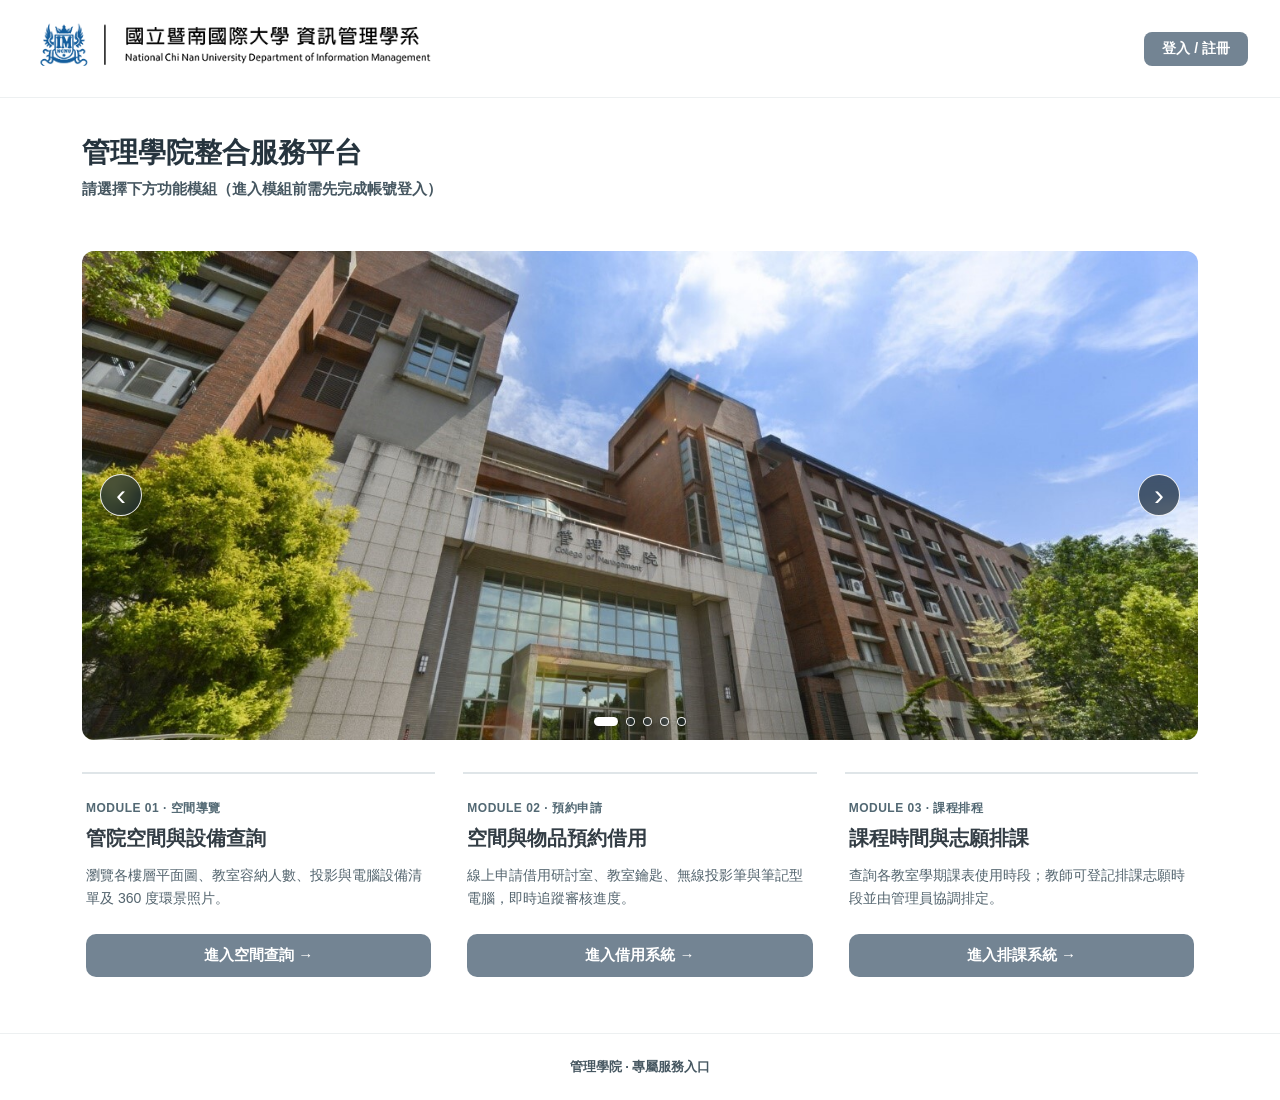
<file: frontend/index.html>
<!DOCTYPE html>
<html lang="zh-TW">
<head>
    <meta charset="UTF-8">
    <meta name="viewport" content="width=device-width, initial-scale=1.0">
    <title>管院小幫手 - 服務入口</title>
    <link rel="stylesheet" href="style.css">
</head>
<body class="home-page">

    <nav class="navbar">
        <a href="index.html" class="brand"><img src="photoes/1.png" alt="管院小幫手" class="brand-logo"></a>
        <div class="nav-right" id="nav-auth-area"></div>
    </nav>

    <main class="container">
        <div class="header-text">
            <h1>管理學院整合服務平台</h1>
            <p>請選擇下方功能模組（進入模組前需先完成帳號登入）</p>
        </div>

        <section class="photo-slider" aria-label="管理學院圖片輪播">
            <div class="slider-frame">
                <img id="slider-image" src="photoes/3.jpg" alt="管理學院外觀">
            </div>
            <button class="slider-arrow slider-prev" type="button" aria-label="上一張照片">&#8249;</button>
            <button class="slider-arrow slider-next" type="button" aria-label="下一張照片">&#8250;</button>
            <div class="slider-dots" id="slider-dots" aria-label="選擇照片"></div>
        </section>

        <div class="grid">
            <div class="card">
                <div>
                    <span class="card-tag">MODULE 01 · 空間導覽</span>
                    <h2>管院空間與設備查詢</h2>
                    <p>瀏覽各樓層平面圖、教室容納人數、投影與電腦設備清單及 360 度環景照片。</p>
                </div>
                <button class="btn-enter" onclick="enterModule('searchings.html')">進入空間查詢 →</button>
            </div>

            <div class="card">
                <div>
                    <span class="card-tag">MODULE 02 · 預約申請</span>
                    <h2>空間與物品預約借用</h2>
                    <p>線上申請借用研討室、教室鑰匙、無線投影筆與筆記型電腦，即時追蹤審核進度。</p>
                </div>
                <button class="btn-enter" onclick="enterModule('bookings.html')">進入借用系統 →</button>
            </div>

            <div class="card">
                <div>
                    <span class="card-tag">MODULE 03 · 課程排程</span>
                    <h2>課程時間與志願排課</h2>
                    <p>查詢各教室學期課表使用時段；教師可登記排課志願時段並由管理員協調排定。</p>
                </div>
                <button class="btn-enter" onclick="enterModule('courses.html')">進入排課系統 →</button>
            </div>

            <div class="card hidden" id="admin-card">
                <div>
                    <span class="card-tag">ADMIN · 系統管理</span>
                    <h2>帳號與權限管理</h2>
                    <p>查看註冊帳號、指派教師或管理員角色權限，維護系統資料安全。</p>
                </div>
                <button class="btn-enter btn-admin" onclick="enterModule('admin_users.html')">進入帳號管理 →</button>
            </div>
        </div>
    </main>

    <footer>管理學院 · 專屬服務入口</footer>

    <script>
        const userData = JSON.parse(localStorage.getItem('user') || 'null');
        const navAuthArea = document.getElementById('nav-auth-area');

        if (userData) {
            const roleName = userData.role || (userData.role_id === 1 ? 'Admin' : userData.role_id === 2 ? 'Teacher' : 'User');
            navAuthArea.innerHTML = `
                <span>您好，<strong>${userData.username}</strong></span>
                <span class="role-badge">${roleName}</span>
                <button class="btn-logout" onclick="logout()">登出</button>
            `;
            if (roleName === 'Admin' || userData.role_id === 1) {
                document.getElementById('admin-card').classList.remove('hidden');
            }
        } else {
            navAuthArea.innerHTML = `
                <a href="login.html" class="btn-nav">登入 / 註冊</a>
            `;
        }

        function enterModule(targetPage) {
            const currentUser = JSON.parse(localStorage.getItem('user') || 'null');
            if (currentUser) {
                window.location.href = targetPage;
            } else {
                window.location.href = `login.html?redirect=${encodeURIComponent(targetPage)}`;
            }
        }

        function logout() {
            localStorage.removeItem('user');
            window.location.reload();
        }

        const sliderImages = [
            { src: 'photoes/3.jpg', alt: '管理學院外觀' },
            { src: 'photoes/4.jpg', alt: '管理學院入口建築' },
            { src: 'photoes/5.jpg', alt: '管理學院入口與綠樹' },
            { src: 'photoes/6.jpg', alt: '管理學院演講廳' },
            { src: 'photoes/7.jpg', alt: '管理學院櫻花草坪' }
        ];

        const sliderImage = document.getElementById('slider-image');
        const sliderDots = document.getElementById('slider-dots');
        let sliderIndex = 0;
        let sliderTimer;

        sliderImages.forEach((image, index) => {
            const dot = document.createElement('button');
            dot.type = 'button';
            dot.className = 'slider-dot';
            dot.setAttribute('aria-label', `顯示第 ${index + 1} 張照片`);
            dot.addEventListener('click', () => showSlide(index, true));
            sliderDots.appendChild(dot);
        });

        function showSlide(index, restartTimer = false) {
            sliderIndex = (index + sliderImages.length) % sliderImages.length;
            const image = sliderImages[sliderIndex];
            sliderImage.classList.add('is-changing');
            window.setTimeout(() => {
                sliderImage.src = image.src;
                sliderImage.alt = image.alt;
                sliderImage.classList.remove('is-changing');
            }, 180);

            [...sliderDots.children].forEach((dot, dotIndex) => {
                dot.classList.toggle('active', dotIndex === sliderIndex);
                dot.setAttribute('aria-current', dotIndex === sliderIndex ? 'true' : 'false');
            });

            if (restartTimer) {
                restartSliderTimer();
            }
        }

        function restartSliderTimer() {
            window.clearInterval(sliderTimer);
            sliderTimer = window.setInterval(() => showSlide(sliderIndex + 1), 6000);
        }

        document.querySelector('.slider-prev').addEventListener('click', () => showSlide(sliderIndex - 1, true));
        document.querySelector('.slider-next').addEventListener('click', () => showSlide(sliderIndex + 1, true));

        showSlide(0);
        restartSliderTimer();
    </script>
</body>
</html>
</file>
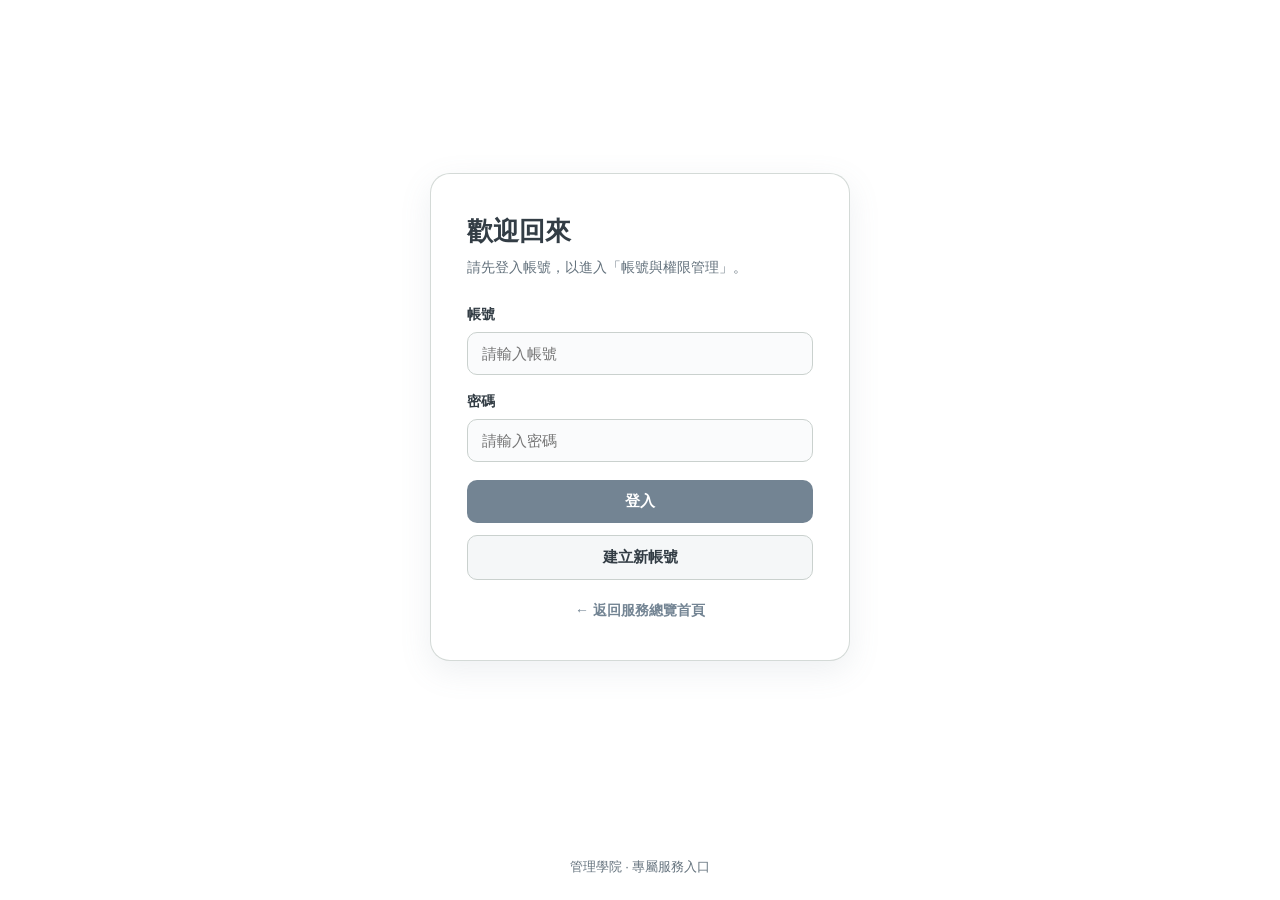
<file: frontend/admin_users.html>
<!DOCTYPE html>
<html lang="zh-TW">
<head>
    <meta charset="UTF-8">
    <meta name="viewport" content="width=device-width, initial-scale=1.0">
    <title>帳號與權限管理 - 管院小幫手</title>
    <link rel="stylesheet" href="style.css">
    <style>
        /* 管理員頁面專屬微調（延續全站莫蘭迪灰藍色系） */
        .filter-bar {
            display: flex;
            flex-wrap: wrap;
            gap: 10px;
            margin-bottom: 20px;
        }
        .filter-btn {
            background: rgba(255, 255, 255, 0.75);
            border: 1px solid var(--color-sage-grey);
            color: var(--text-muted);
            padding: 8px 16px;
            border-radius: 999px;
            font-size: 13px;
            font-weight: bold;
            cursor: pointer;
            transition: all 0.2s;
        }
        .filter-btn:hover {
            background: #ffffff;
            color: var(--color-primary);
            border-color: var(--color-mid);
        }
        .filter-btn.active {
            background: var(--color-primary);
            color: #ffffff;
            border-color: var(--color-primary);
        }

        .status-badge {
            display: inline-block;
            padding: 4px 10px;
            border-radius: 999px;
            font-size: 12px;
            font-weight: bold;
        }
        .status-pending {
            background: #eef2f4;
            color: var(--color-primary);
            border: 1px solid var(--color-mist-blue);
        }
        .status-approved {
            background: #e3ece9;
            color: #4a6b62;
            border: 1px solid #bfd1cb;
        }
        .status-rejected {
            background: #f2e8e8;
            color: #8c5a5a;
            border: 1px solid #dec7c7;
        }

        .role-select {
            padding: 6px 10px;
            border: 1px solid var(--color-sage-grey);
            border-radius: 8px;
            font-size: 13px;
            color: var(--text-main);
            background: #fafbfc;
            outline: none;
        }
        .role-select:focus {
            border-color: var(--color-primary);
        }

        .action-group {
            display: flex;
            gap: 6px;
            flex-wrap: wrap;
        }
        .btn-sm {
            padding: 6px 12px;
            border-radius: 8px;
            font-size: 12px;
            font-weight: bold;
            cursor: pointer;
            border: none;
            transition: background 0.2s;
        }
        .btn-approve {
            background: var(--color-primary);
            color: #ffffff;
        }
        .btn-approve:hover {
            background: var(--color-primary-dark);
        }
        .btn-reject {
            background: var(--color-secondary);
            color: #ffffff;
        }
        .btn-reject:hover {
            background: var(--color-primary);
        }
        .btn-delete {
            background: transparent;
            border: 1px solid var(--color-mid);
            color: var(--text-muted);
        }
        .btn-delete:hover {
            background: #f2e8e8;
            border-color: #dec7c7;
            color: #8c5a5a;
        }
        .self-tag {
            font-size: 12px;
            color: var(--text-muted);
            font-style: italic;
        }
        .empty-row {
            text-align: center;
            color: var(--text-muted);
            padding: 32px !important;
        }
    </style>
</head>
<body>

    <nav class="navbar">
        <a href="index.html" class="brand"><img src="photoes/2.png" alt="管院小幫手" class="brand-logo"></a>
        <div class="nav-right">
            <span id="welcome-text">載入中...</span>
            <span class="role-badge">Admin</span>
            <a href="index.html" class="btn-logout" style="text-decoration: none;">← 返回服務總覽</a>
            <button class="btn-logout" onclick="logout()">登出</button>
        </div>
    </nav>

    <main class="container">
        <div class="header-text">
            <h1>帳號與權限管理</h1>
            <p>查看已註冊帳號並指派系統角色權限（Admin / Teacher / User）</p>
        </div>

        <!-- 使用者資料表 -->
        <div class="table-box">
            <table>
                <thead>
                    <tr>
                        <th>ID</th>
                        <th>帳號</th>
                        <th>學校信箱</th>
                        <th>指派角色</th>
                        <th>管理操作</th>
                    </tr>
                </thead>
                <tbody id="users-tbody">
                    <tr>
                        <td colspan="5" class="empty-row">資料載入中...</td>
                    </tr>
                </tbody>
            </table>
        </div>
    </main>

    <footer>管理學院 · 專屬服務入口</footer>

    <script>
        const API_BASE = 'http://127.0.0.1:5000/api';
        const currentUser = JSON.parse(localStorage.getItem('user') || 'null');

        // 1. 權限檢查：未登入或非 Admin 導回對應頁面
        if (!currentUser) {
            alert('請先登入系統');
            window.location.href = 'login.html?redirect=admin_users.html';
        } else if (currentUser.role !== 'Admin' && currentUser.role_id !== 1) {
            alert('權限不足，僅限管理員進入此頁面');
            window.location.href = 'index.html';
        } else {
            document.getElementById('welcome-text').innerHTML = `您好，<strong>${currentUser.username}</strong>`;
        }

        let allUsers = [];
        // 2. 載入所有使用者清單
        async function fetchUsers() {
            try {
                const res = await fetch(`${API_BASE}/users`);
                const data = await res.json();

                if (!res.ok) {
                    alert(data.error || '無法取得使用者清單');
                    return;
                }

                allUsers = Array.isArray(data) ? data : (data.users || []);
                renderTable();
            } catch (err) {
                document.getElementById('users-tbody').innerHTML =
                    '<tr><td colspan="5" class="empty-row">無法連線至後端伺服器，請確認 Flask 是否已啟動。</td></tr>';
            }
        }

        function renderTable() {
            const tbody = document.getElementById('users-tbody');
            const filtered = allUsers;

            if (filtered.length === 0) {
                tbody.innerHTML = '<tr><td colspan="5" class="empty-row">目前沒有符合條件的帳號資料</td></tr>';
                return;
            }

            tbody.innerHTML = filtered.map(u => {
                const userId = u.id ?? u.user_id;
                const isSelf = userId === currentUser.id || userId === currentUser.user_id || u.username === currentUser.username;
                const roleId = Number(u.role_id) || (u.role === 'Admin' ? 1 : u.role === 'Teacher' ? 2 : 3);

                return `
                    <tr>
                        <td>${userId}</td>
                        <td><strong>${u.username}</strong></td>
                        <td>${u.email}</td>
                        <td>
                            <select class="role-select" ${isSelf ? 'disabled' : ''}
                                onchange="updateUser(${userId}, this.value)">
                                <option value="1" ${roleId === 1 ? 'selected' : ''}>Admin (管理員)</option>
                                <option value="2" ${roleId === 2 ? 'selected' : ''}>Teacher (教師)</option>
                                <option value="3" ${roleId === 3 ? 'selected' : ''}>User (學生/一般)</option>
                            </select>
                        </td>
                        <td>
                            ${isSelf
                                ? '<span class="self-tag">目前登入帳號</span>'
                                : `<div class="action-group">
                                    <button class="btn-sm btn-delete" onclick="deleteUser(${userId}, '${u.username}')">刪除</button>
                                   </div>`
                            }
                        </td>
                    </tr>
                `;
            }).join('');
        }

        // 3. 更新帳號角色權限
        async function updateUser(userId, newRoleId) {
            try {
                const res = await fetch(`${API_BASE}/users/${userId}`, {
                    method: 'PUT',
                    headers: { 'Content-Type': 'application/json' },
                    body: JSON.stringify({
                        role_id: Number(newRoleId)
                    })
                });
                const data = await res.json();

                if (!res.ok) {
                    alert(data.error || data.message || '更新失敗');
                    return;
                }

                fetchUsers();
            } catch (err) {
                alert('伺服器連線異常，更新失敗');
            }
        }

        // 4. 刪除帳號
        async function deleteUser(userId, username) {
            if (!confirm(`確定要永久刪除帳號「${username}」嗎？此操作無法復原。`)) return;

            try {
                const res = await fetch(`${API_BASE}/users/${userId}`, {
                    method: 'DELETE'
                });
                const data = await res.json();

                if (!res.ok) {
                    alert(data.error || data.message || '刪除失敗');
                    return;
                }

                fetchUsers();
            } catch (err) {
                alert('伺服器連線異常，刪除失敗');
            }
        }

        function logout() {
            localStorage.removeItem('user');
            window.location.href = 'index.html';
        }

        // 初始化載入資料
        fetchUsers();
    </script>
</body>
</html>
</file>
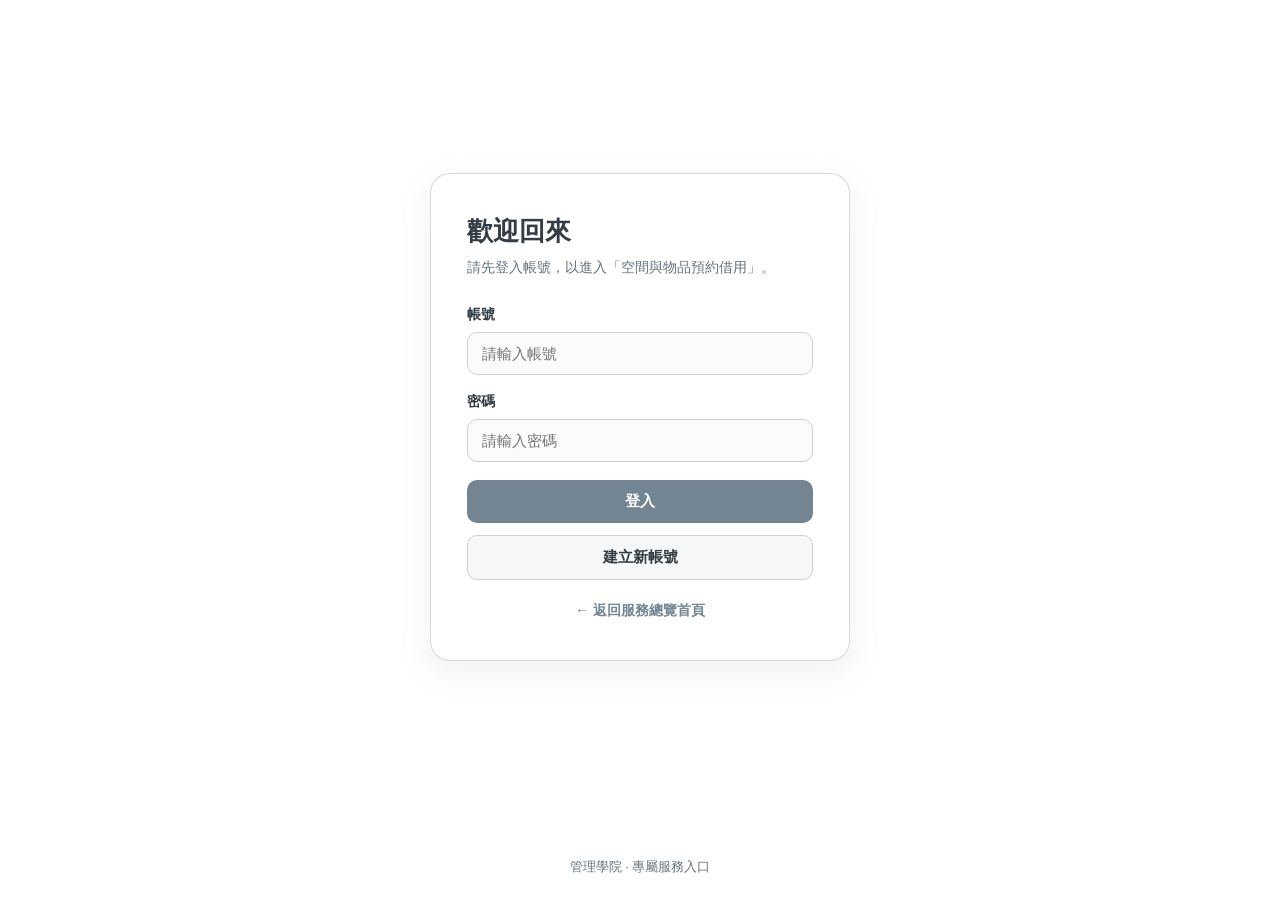
<file: frontend/bookings.html>
<!DOCTYPE html>
<html lang="zh-TW">
<head>
    <meta charset="UTF-8">
    <meta name="viewport" content="width=device-width, initial-scale=1.0">
    <title>空間與物品預約借用 - 國立暨南國際大學 管理學院</title>
    <link rel="stylesheet" href="style.css">
    <style>
        body {
            background: #f8fafb !important;
            color: #2c353d;
        }
        .btn-nav-outline {
            background: #ffffff;
            border: 1px solid #cbd4d8;
            color: #4a555e;
            padding: 7px 14px;
            border-radius: 8px;
            font-size: 13px;
            font-weight: bold;
            text-decoration: none;
            cursor: pointer;
            transition: all 0.2s;
        }
        .btn-nav-outline:hover {
            border-color: #738493;
            color: #738493;
        }
        .page-header {
            margin-bottom: 28px;
            padding-bottom: 18px;
            border-bottom: 1px solid #e5eaed;
        }
        .module-eyebrow {
            display: inline-block;
            font-size: 12px;
            font-weight: bold;
            color: #738493;
            letter-spacing: 0.8px;
            margin-bottom: 6px;
        }
        .page-header h1 {
            font-size: 28px;
            font-weight: bold;
            color: #2c353d;
            margin-bottom: 6px;
        }
        .page-header p {
            font-size: 15px;
            color: #64727d;
        }
        .tab-bar {
            display: flex;
            flex-wrap: wrap;
            gap: 10px;
            margin-bottom: 28px;
        }
        .tab-btn {
            background: #ffffff;
            border: 1px solid #dce3e6;
            color: #64727d;
            padding: 9px 20px;
            border-radius: 999px;
            font-size: 14px;
            font-weight: bold;
            cursor: pointer;
            transition: all 0.2s;
        }
        .tab-btn:hover {
            border-color: #8a9eab;
            color: #2c353d;
        }
        .tab-btn.active {
            background: #738493;
            color: #ffffff;
            border-color: #738493;
        }
        .two-col-grid {
            display: grid;
            grid-template-columns: 1.1fr 0.9fr;
            gap: 28px;
            align-items: start;
        }
        @media (max-width: 840px) {
            .two-col-grid { grid-template-columns: 1fr; }
        }
        .panel-card {
            background: #ffffff;
            border: 1px solid #e6ecee;
            border-radius: 16px;
            padding: 30px;
            box-shadow: 0 4px 20px rgba(44, 53, 61, 0.04);
        }
        .panel-card h2 {
            font-size: 20px;
            color: #2c353d;
            margin-bottom: 6px;
        }
        .panel-sub {
            font-size: 13px;
            color: #64727d;
            margin-bottom: 22px;
        }
        .dept-box {
            margin-top: 8px;
            font-size: 13px;
            color: #526370;
            background: #f3f6f8;
            padding: 8px 12px;
            border-radius: 8px;
            border: 1px solid #e2e8ec;
        }
        .time-row {
            display: grid;
            grid-template-columns: 1fr 1fr;
            gap: 14px;
        }
        .item-list {
            display: flex;
            flex-direction: column;
            gap: 10px;
            margin-top: 8px;
        }
        .item-row {
            display: flex;
            justify-content: space-between;
            align-items: center;
            padding: 10px 14px;
            background: #f8fafb;
            border: 1px solid #e5eaed;
            border-radius: 10px;
        }
        .item-left {
            display: flex;
            align-items: center;
            gap: 10px;
            font-size: 14px;
            color: #2c353d;
        }
        .item-left input[type="checkbox"] {
            width: 16px;
            height: 16px;
            accent-color: #738493;
            cursor: pointer;
        }
        .item-stock {
            font-size: 12px;
            color: #7a8792;
        }
        .item-qty {
            width: 68px !important;
            padding: 6px 8px !important;
            text-align: center;
            font-size: 13px !important;
        }
        .schedule-filter {
            display: flex;
            flex-wrap: wrap;
            gap: 12px;
            align-items: flex-end;
            margin-bottom: 20px;
        }
        .schedule-filter .form-group {
            margin-bottom: 0;
            flex: 1;
            min-width: 170px;
        }
        .event-list {
            display: flex;
            flex-direction: column;
            gap: 10px;
        }
        .event-item {
            display: flex;
            justify-content: space-between;
            align-items: center;
            padding: 13px 16px;
            border-radius: 12px;
            background: #f8fafb;
            border: 1px solid #e6ecee;
            border-left: 4px solid #738493;
        }
        .event-item.is-course {
            border-left-color: #8a9eab;
            background: #f3f6f8;
        }
        .event-time {
            font-size: 13px;
            font-weight: bold;
            color: #738493;
        }
        .event-title {
            font-size: 14px;
            font-weight: bold;
            color: #2c353d;
            margin-top: 3px;
        }
        .event-meta {
            font-size: 12px;
            color: #64727d;
            margin-top: 2px;
        }
        .badge {
            display: inline-block;
            padding: 4px 10px;
            border-radius: 999px;
            font-size: 12px;
            font-weight: bold;
        }
        .badge-pending { background: #eef2f4; color: #738493; border: 1px solid #cbd4d8; }
        .badge-approved { background: #e6efec; color: #47685f; border: 1px solid #c3d5cf; }
        .badge-rejected { background: #f4eaea; color: #8c5a5a; border: 1px solid #e0caca; }
        .badge-course { background: #e8eef2; color: #526370; }
        .btn-sm {
            padding: 6px 12px;
            border-radius: 8px;
            font-size: 12px;
            font-weight: bold;
            cursor: pointer;
            border: none;
            transition: background 0.2s;
        }
        .btn-approve { background: #738493; color: #ffffff; }
        .btn-approve:hover { background: #5c6b78; }
        .btn-reject { background: #8a9eab; color: #ffffff; }
        .btn-reject:hover { background: #738493; }
        .btn-cancel {
            background: #ffffff;
            border: 1px solid #cbd4d8;
            color: #64727d;
        }
        .btn-cancel:hover {
            background: #f4eaea;
            border-color: #e0caca;
            color: #8c5a5a;
        }
        .handover-select {
            padding: 6px 8px;
            border: 1px solid #dce3e6;
            border-radius: 8px;
            font-size: 12px;
            background: #ffffff;
            color: #2c353d;
        }
        .table-box {
            box-shadow: 0 4px 20px rgba(44, 53, 61, 0.04) !important;
            border: 1px solid #e6ecee !important;
        }
        .empty-msg {
            text-align: center;
            color: #7a8792;
            padding: 28px;
            font-size: 14px;
        }
    </style>
</head>
<body>

    <nav class="navbar">
        <a href="index.html" class="brand"><img src="photoes/1.png" alt="管院小幫手" class="brand-logo"></a>
        <div class="nav-right">
            <a href="index.html" class="btn-nav-outline">← 返回服務總覽</a>
            <span id="welcome-text">載入中...</span>
            <span id="role-badge" class="role-badge">User</span>
            <button class="btn-logout" onclick="logout()">登出</button>
        </div>
    </nav>

    <main class="container">
        <div class="page-header">
            <span class="module-eyebrow">MODULE 02 · 預約申請</span>
            <h1>空間與物品預約借用</h1>
            <p>線上申請借用研討室、教室鑰匙、無線投影筆與筆記型電腦，即時追蹤審核進度。</p>
        </div>

        <!-- 功能頁籤 -->
        <div class="tab-bar">
            <button class="tab-btn active" onclick="switchTab('apply', this)">線上預約與時段查詢</button>
            <button class="tab-btn" onclick="switchTab('my', this)">我的借用紀錄</button>
            <button class="tab-btn hidden" id="admin-tab-btn" onclick="switchTab('admin', this)">管理員審核與領用管理</button>
        </div>

        <!-- 分頁 1：線上預約申請 + 教室週曆時段檢查 -->
        <section id="tab-apply" class="two-col-grid">
            <div class="panel-card">
                <h2>填寫借用申請單</h2>
                <p class="panel-sub">系統將自動比對教室排課與現有預約，避免時段衝突</p>

                <form id="booking-form">
                    <div class="form-group">
                        <label for="room-select">借用空間 / 教室</label>
                        <select id="room-select" required>
                            <option value="">載入教室清單中...</option>
                        </select>
                        <div id="room-dept-display" class="dept-box">管理單位：載入中...</div>
                    </div>

                    <div class="form-group">
                        <label for="booking-date">借用日期</label>
                        <input type="date" id="booking-date" required>
                    </div>

                    <div class="time-row">
                        <div class="form-group">
                            <label for="start-time">開始時間</label>
                            <input type="time" id="start-time" value="09:00" required>
                        </div>
                        <div class="form-group">
                            <label for="end-time">結束時間</label>
                            <input type="time" id="end-time" value="12:00" required>
                        </div>
                    </div>

                    <div class="form-group">
                        <label for="purpose">借用事由</label>
                        <input type="text" id="purpose" placeholder="例如：專題小組討論、系學會活動籌備" required>
                    </div>

                    <div class="form-group">
                        <label>同時借用物品（選填，依所選教室顯示可借用項目）</label>
                        <div class="item-list" id="items-container">
                            <div class="empty-msg">載入物品清單中...</div>
                        </div>
                    </div>

                    <button type="submit" class="btn-primary">送出預約申請</button>
                </form>
            </div>

            <div class="panel-card">
                <h2>教室一週佔用狀況</h2>
                <p class="panel-sub">同步顯示「已排定課程」與「已申請借用」時段</p>

                <div class="schedule-filter">
                    <div class="form-group">
                        <label for="schedule-room">檢視教室</label>
                        <select id="schedule-room" onchange="loadRoomSchedule()"></select>
                    </div>
                    <div class="form-group">
                        <label for="schedule-week-start">起始日期（一週）</label>
                        <input type="date" id="schedule-week-start" onchange="loadRoomSchedule()">
                    </div>
                </div>

                <div id="schedule-list" class="event-list">
                    <div class="empty-msg">選擇教室以檢視一週時段...</div>
                </div>
            </div>
        </section>

        <!-- 分頁 2：我的借用紀錄 -->
        <section id="tab-my" class="hidden">
            <div class="table-box">
                <table>
                    <thead>
                        <tr>
                            <th>申請編號</th>
                            <th>借用教室</th>
                            <th>管理單位</th>
                            <th>借用日期與時段</th>
                            <th>借用物品</th>
                            <th>事由</th>
                            <th>審核狀態 / 意見</th>
                            <th>領用狀態</th>
                            <th>操作</th>
                        </tr>
                    </thead>
                    <tbody id="my-bookings-tbody">
                        <tr><td colspan="9" class="empty-msg">載入紀錄中...</td></tr>
                    </tbody>
                </table>
            </div>
        </section>

        <!-- 分頁 3：管理員審核與領用歸還 -->
        <section id="tab-admin" class="hidden">
            <div class="table-box">
                <table>
                    <thead>
                        <tr>
                            <th>申請人</th>
                            <th>借用教室</th>
                            <th>管理單位</th>
                            <th>借用日期與時段</th>
                            <th>借用物品</th>
                            <th>事由</th>
                            <th>審核狀態</th>
                            <th>審核操作</th>
                            <th>鑰匙/器材領還</th>
                        </tr>
                    </thead>
                    <tbody id="admin-bookings-tbody">
                        <tr><td colspan="9" class="empty-msg">載入全站申請中...</td></tr>
                    </tbody>
                </table>
            </div>
        </section>
    </main>

    <footer>國立暨南國際大學 · 管理學院專屬服務入口</footer>

    <script>
        const API_BASE = 'http://127.0.0.1:5000/api';
        const currentUser = JSON.parse(localStorage.getItem('user') || 'null');

        if (!currentUser) {
            window.location.href = 'login.html?redirect=bookings.html';
        }

        const roleName = currentUser.role || (currentUser.role_id === 1 ? 'Admin' : currentUser.role_id === 2 ? 'Teacher' : 'User');
        const isAdmin = roleName === 'Admin' || currentUser.role_id === 1;

        document.getElementById('welcome-text').innerHTML = `您好，<strong>${currentUser.username}</strong>`;
        document.getElementById('role-badge').textContent = roleName;

        if (isAdmin) {
            document.getElementById('admin-tab-btn').classList.remove('hidden');
        }

        const today = new Date();
        const formatDate = (d) => d.toISOString().split('T')[0];
        document.getElementById('booking-date').value = formatDate(today);

        const monday = new Date(today);
        const day = monday.getDay();
        const diff = monday.getDate() - day + (day === 0 ? -6 : 1);
        monday.setDate(diff);
        document.getElementById('schedule-week-start').value = formatDate(monday);

        function switchTab(tabName, btnEl) {
            document.querySelectorAll('.tab-btn').forEach(b => b.classList.remove('active'));
            btnEl.classList.add('active');

            document.getElementById('tab-apply').classList.add('hidden');
            document.getElementById('tab-my').classList.add('hidden');
            document.getElementById('tab-admin').classList.add('hidden');

            document.getElementById(`tab-${tabName}`).classList.remove('hidden');

            if (tabName === 'my') loadMyBookings();
            if (tabName === 'admin' && isAdmin) loadAdminBookings();
        }

        let allRoomsData = [];

        function updateRoomDeptDisplay(roomId) {
            const room = allRoomsData.find(r => String(r.id) === String(roomId));
            const deptEl = document.getElementById('room-dept-display');
            if (room && deptEl) {
                deptEl.innerHTML = `管理單位：<strong>${room.department || '管理學院'}</strong>`;
            }
        }

        async function loadItemsForRoom(roomId) {
            const itemsContainer = document.getElementById('items-container');
            if (!roomId) {
                itemsContainer.innerHTML = '<div class="empty-msg">請先選擇教室</div>';
                return;
            }
            try {
                const res = await fetch(`${API_BASE}/items?room_id=${roomId}`);
                const itemsData = await res.json();
                const items = itemsData.items || [];

                if (items.length === 0) {
                    itemsContainer.innerHTML = '<div class="empty-msg">此教室無額外可借用物品</div>';
                    return;
                }

                itemsContainer.innerHTML = items.map(item => `
                    <div class="item-row">
                        <label class="item-left">
                            <input type="checkbox" class="item-check" data-id="${item.id}">
                            <span>${item.name}</span>
                            <span class="item-stock">(全院總庫存 ${item.total_quantity})</span>
                        </label>
                        <input type="number" class="item-qty" id="qty-${item.id}" min="1" max="${item.total_quantity}" value="1" disabled>
                    </div>
                `).join('');

                document.querySelectorAll('.item-check').forEach(chk => {
                    chk.addEventListener('change', (e) => {
                        const qtyInput = document.getElementById(`qty-${e.target.dataset.id}`);
                        qtyInput.disabled = !e.target.checked;
                    });
                });
            } catch (err) {
                itemsContainer.innerHTML = '<div class="empty-msg">載入物品失敗</div>';
            }
        }

        async function initOptions() {
            try {
                const roomsRes = await fetch(`${API_BASE}/bookings/rooms`);
                const roomsData = await roomsRes.json();
                allRoomsData = roomsData.rooms || [];

                const roomSelect = document.getElementById('room-select');
                const scheduleRoomSelect = document.getElementById('schedule-room');

                if (allRoomsData.length === 0) {
                    roomSelect.innerHTML = '<option value="">目前無可借用教室</option>';
                } else {
                    const optionsHtml = allRoomsData.map(r =>
                        `<option value="${r.id}">${r.name}（${r.capacity}人）</option>`
                    ).join('');
                    roomSelect.innerHTML = optionsHtml;
                    scheduleRoomSelect.innerHTML = optionsHtml;

                    updateRoomDeptDisplay(roomSelect.value);

                    roomSelect.addEventListener('change', () => {
                        scheduleRoomSelect.value = roomSelect.value;
                        updateRoomDeptDisplay(roomSelect.value);
                        loadRoomSchedule();
                        loadItemsForRoom(roomSelect.value);
                    });

                    loadRoomSchedule();
                    loadItemsForRoom(roomSelect.value);
                }
            } catch (err) {
                alert('無法連線至後端伺服器，請確認 Flask 是否已啟動。');
            }
        }

        async function loadRoomSchedule() {
            const roomId = document.getElementById('schedule-room').value;
            const startDate = document.getElementById('schedule-week-start').value;
            if (!roomId || !startDate) return;

            const startObj = new Date(startDate);
            const endObj = new Date(startObj);
            endObj.setDate(startObj.getDate() + 6);
            const endDate = formatDate(endObj);

            try {
                const res = await fetch(`${API_BASE}/bookings/schedule?room_id=${roomId}&start_date=${startDate}&end_date=${endDate}`);
                const data = await res.json();
                const listEl = document.getElementById('schedule-list');
                const events = data.events || [];

                if (events.length === 0) {
                    listEl.innerHTML = `<div class="empty-msg">${startDate} 至 ${endDate} 期間無課程或預約佔用，皆可申請！</div>`;
                    return;
                }

                listEl.innerHTML = events.map(ev => {
                    const isCourse = ev.source === 'course';
                    const badgeHtml = isCourse
                        ? '<span class="badge badge-course">正式排課</span>'
                        : (ev.status === 'approved'
                            ? '<span class="badge badge-approved">已核准借用</span>'
                            : '<span class="badge badge-pending">審核中預約</span>');

                    return `
                        <div class="event-item ${isCourse ? 'is-course' : ''}">
                            <div>
                                <div class="event-time">${ev.date} &nbsp; ${ev.start_time} - ${ev.end_time}</div>
                                <div class="event-title">${ev.title}</div>
                                <div class="event-meta">登記人：${ev.owner}</div>
                            </div>
                            ${badgeHtml}
                        </div>
                    `;
                }).join('');
            } catch (err) {
                console.error(err);
            }
        }

        document.getElementById('booking-form').addEventListener('submit', async (e) => {
            e.preventDefault();
            const room_id = parseInt(document.getElementById('room-select').value, 10);
            const booking_date = document.getElementById('booking-date').value;
            const start_time = document.getElementById('start-time').value;
            const end_time = document.getElementById('end-time').value;
            const purpose = document.getElementById('purpose').value.trim();

            const items = [];
            document.querySelectorAll('.item-check:checked').forEach(chk => {
                const itemId = parseInt(chk.dataset.id, 10);
                const quantity = parseInt(document.getElementById(`qty-${itemId}`).value, 10) || 1;
                items.push({ item_id: itemId, quantity });
            });

            try {
                const res = await fetch(`${API_BASE}/bookings`, {
                    method: 'POST',
                    headers: { 'Content-Type': 'application/json' },
                    body: JSON.stringify({
                        user_id: currentUser.id,
                        room_id,
                        booking_date,
                        start_time,
                        end_time,
                        purpose,
                        items
                    })
                });
                const data = await res.json();

                if (!res.ok) {
                    alert(data.message || '申請失敗');
                    return;
                }

                alert(data.message);
                document.getElementById('purpose').value = '';
                document.querySelectorAll('.item-check').forEach(chk => {
                    chk.checked = false;
                    document.getElementById(`qty-${chk.dataset.id}`).disabled = true;
                });
                loadRoomSchedule();
            } catch (err) {
                alert('伺服器連線異常，送出失敗');
            }
        });

        const statusMap = {
            pending: '<span class="badge badge-pending">待審核</span>',
            approved: '<span class="badge badge-approved">已通過</span>',
            rejected: '<span class="badge badge-rejected">已退件</span>'
        };
        const handoverMap = {
            none: '未領用',
            borrowed: '已借出使用中',
            returned: '已歸還'
        };

        async function loadMyBookings() {
            try {
                const res = await fetch(`${API_BASE}/bookings?user_id=${currentUser.id}`);
                const data = await res.json();
                const tbody = document.getElementById('my-bookings-tbody');
                const bookings = data.bookings || [];

                if (bookings.length === 0) {
                    tbody.innerHTML = '<tr><td colspan="9" class="empty-msg">您目前尚無任何借用申請紀錄</td></tr>';
                    return;
                }

                tbody.innerHTML = bookings.map(b => {
                    const itemsText = b.items.length > 0
                        ? b.items.map(i => `${i.name} ×${i.quantity}`).join('、')
                        : '無';
                    const commentHtml = b.admin_comment ? `<div style="font-size:12px; color:#64727d; margin-top:4px;">備註：${b.admin_comment}</div>` : '';

                    return `
                        <tr>
                            <td>#${b.id}</td>
                            <td><strong>${b.room_name}</strong></td>
                            <td>${b.department || '管理學院'}</td>
                            <td>${b.booking_date}<br><span style="font-size:12px; color:#64727d;">${b.start_time} - ${b.end_time}</span></td>
                            <td>${itemsText}</td>
                            <td>${b.purpose}</td>
                            <td>${statusMap[b.status] || b.status}${commentHtml}</td>
                            <td>${handoverMap[b.handover_status] || b.handover_status}</td>
                            <td>
                                ${b.status === 'pending'
                                    ? `<button class="btn-sm btn-cancel" onclick="cancelBooking(${b.id})">取消申請</button>`
                                    : '-'}
                            </td>
                        </tr>
                    `;
                }).join('');
            } catch (err) {
                console.error(err);
            }
        }

        async function cancelBooking(bookingId) {
            if (!confirm('確定要取消這筆借用申請嗎？')) return;
            try {
                const res = await fetch(`${API_BASE}/bookings/${bookingId}?user_id=${currentUser.id}`, {
                    method: 'DELETE'
                });
                const data = await res.json();
                if (!res.ok) {
                    alert(data.message || '取消失敗');
                    return;
                }
                loadMyBookings();
            } catch (err) {
                alert('連線異常');
            }
        }

        async function loadAdminBookings() {
            try {
                const res = await fetch(`${API_BASE}/bookings`);
                const data = await res.json();
                const tbody = document.getElementById('admin-bookings-tbody');
                const bookings = data.bookings || [];

                if (bookings.length === 0) {
                    tbody.innerHTML = '<tr><td colspan="9" class="empty-msg">目前全站尚無借用申請</td></tr>';
                    return;
                }

                tbody.innerHTML = bookings.map(b => {
                    const itemsText = b.items.length > 0
                        ? b.items.map(i => `${i.name} ×${i.quantity}`).join('、')
                        : '無';
                    const commentHtml = b.admin_comment ? `<div style="font-size:12px; color:#64727d; margin-top:4px;">意見：${b.admin_comment}</div>` : '';

                    return `
                        <tr>
                            <td><strong>${b.username}</strong></td>
                            <td><strong>${b.room_name}</strong></td>
                            <td>${b.department || '管理學院'}</td>
                            <td>${b.booking_date}<br><span style="font-size:12px; color:#64727d;">${b.start_time} - ${b.end_time}</span></td>
                            <td>${itemsText}</td>
                            <td>${b.purpose}</td>
                            <td>${statusMap[b.status] || b.status}${commentHtml}</td>
                            <td>
                                <div style="display:flex; gap:6px;">
                                    <button class="btn-sm btn-approve" onclick="reviewBooking(${b.id}, 'approved')">通過</button>
                                    <button class="btn-sm btn-reject" onclick="reviewBooking(${b.id}, 'rejected')">退件</button>
                                </div>
                            </td>
                            <td>
                                <select class="handover-select" ${b.status !== 'approved' ? 'disabled' : ''}
                                    onchange="updateHandover(${b.id}, this.value)">
                                    <option value="none" ${b.handover_status === 'none' ? 'selected' : ''}>未領用</option>
                                    <option value="borrowed" ${b.handover_status === 'borrowed' ? 'selected' : ''}>已借出</option>
                                    <option value="returned" ${b.handover_status === 'returned' ? 'selected' : ''}>已歸還</option>
                                </select>
                            </td>
                        </tr>
                    `;
                }).join('');
            } catch (err) {
                console.error(err);
            }
        }

        async function reviewBooking(bookingId, status) {
            const label = status === 'approved' ? '通過' : '退件';
            const comment = prompt(`請輸入「${label}」的審核備註（可直接按確定略過）：`, '');
            if (comment === null) return;

            try {
                const res = await fetch(`${API_BASE}/bookings/${bookingId}/review`, {
                    method: 'PUT',
                    headers: { 'Content-Type': 'application/json' },
                    body: JSON.stringify({ status, admin_comment: comment })
                });
                const data = await res.json();
                if (!res.ok) {
                    alert(data.message || '審核更新失敗');
                    return;
                }
                loadAdminBookings();
            } catch (err) {
                alert('連線異常');
            }
        }

        async function updateHandover(bookingId, handoverStatus) {
            try {
                const res = await fetch(`${API_BASE}/bookings/${bookingId}/handover`, {
                    method: 'PUT',
                    headers: { 'Content-Type': 'application/json' },
                    body: JSON.stringify({ handover_status: handoverStatus })
                });
                const data = await res.json();
                if (!res.ok) {
                    alert(data.message || '更新失敗');
                    return;
                }
                loadAdminBookings();
            } catch (err) {
                alert('連線異常');
            }
        }

        function logout() {
            localStorage.removeItem('user');
            window.location.reload();
        }

        initOptions();
    </script>
</body>
</html>
</file>
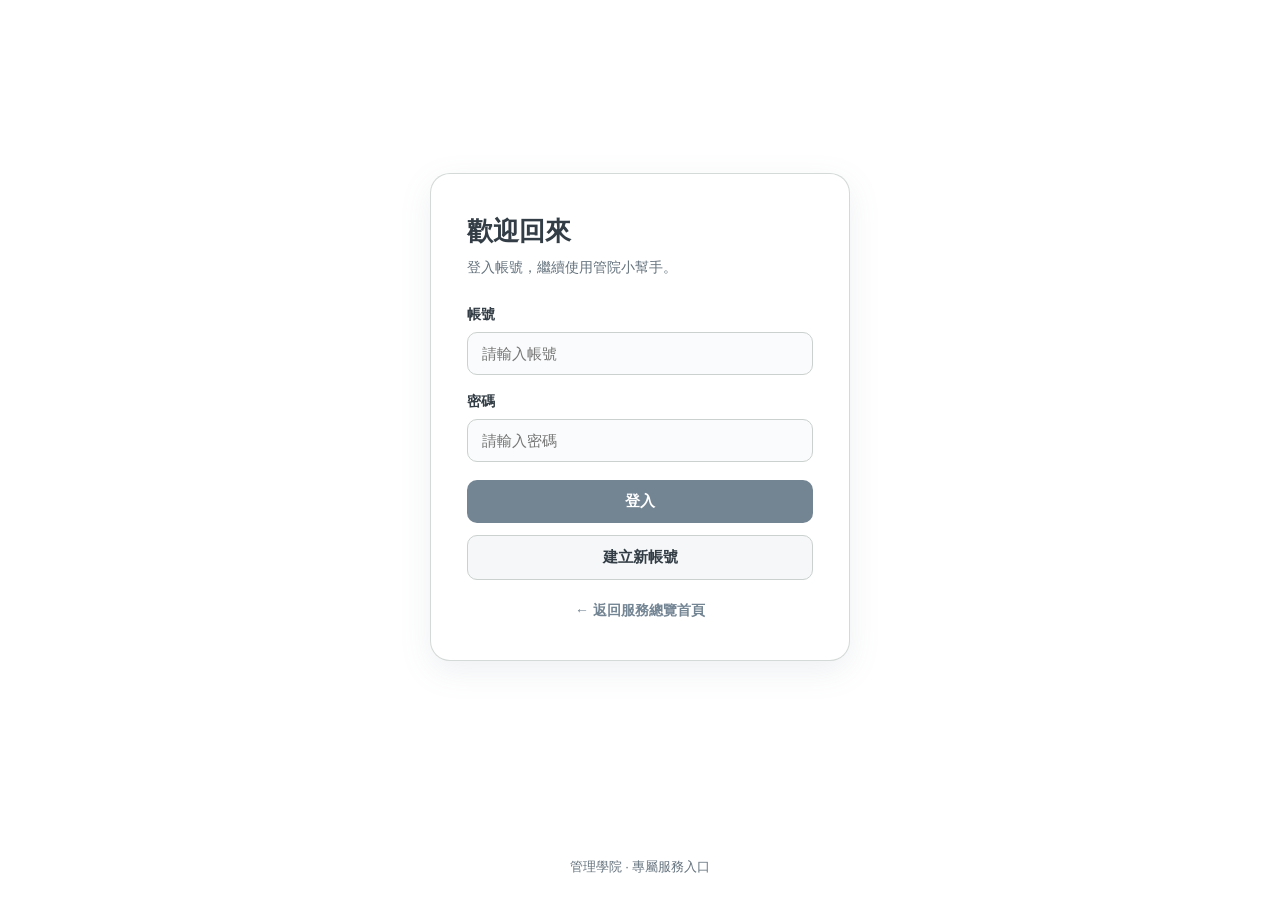
<file: frontend/login.html>
<!DOCTYPE html>
<html lang="zh-TW">
<head>
    <meta charset="UTF-8">
    <meta name="viewport" content="width=device-width, initial-scale=1.0">
    <title>帳號登入 - 管院小幫手</title>
    <link rel="stylesheet" href="style.css">
</head>
<body>

    <div class="auth-wrapper">
        <div class="auth-card">
            <!-- 登入區塊 -->
            <div id="login-section">
                <h1>歡迎回來</h1>
                <p class="subtitle" id="login-hint">登入帳號，繼續使用管院小幫手。</p>

                <form id="login-form">
                    <div class="form-group">
                        <label for="login-username">帳號</label>
                        <input type="text" id="login-username" placeholder="請輸入帳號" required>
                    </div>
                    <div class="form-group">
                        <label for="login-password">密碼</label>
                        <input type="password" id="login-password" placeholder="請輸入密碼" required>
                    </div>
                    <button type="submit" class="btn-primary">登入</button>
                </form>

                <button type="button" class="btn-secondary" onclick="toggleMode('register')">建立新帳號</button>
            </div>

            <!-- 註冊區塊 -->
            <div id="register-section" class="hidden">
                <h1>建立新帳號</h1>
                <p class="subtitle">註冊成功後立即登入並進入系統。</p>

                <form id="register-form">
                    <div class="form-group">
                        <label for="reg-username">帳號</label>
                        <input type="text" id="reg-username" placeholder="請設定登入帳號" required>
                    </div>
                    <div class="form-group">
                        <label for="reg-email">學校信箱</label>
                        <input type="email" id="reg-email" placeholder="example@mail.ncnu.edu.tw" required>
                    </div>
                    <div class="form-group">
                        <label for="reg-password">密碼</label>
                        <input type="password" id="reg-password" placeholder="請設定密碼" required>
                    </div>
                    <div class="form-group">
                        <label for="reg-role">申請身分</label>
                        <select id="reg-role">
                            <option value="3">學生 / 一般使用者 (User)</option>
                            <option value="2">授課教師 (Teacher)</option>
                        </select>
                    </div>
                    <button type="submit" class="btn-primary">註冊</button>
                </form>

                <button type="button" class="btn-secondary" onclick="toggleMode('login')">返回登入</button>
            </div>

            <a href="index.html" class="back-link">← 返回服務總覽首頁</a>
        </div>
    </div>

    <footer>管理學院 · 專屬服務入口</footer>

    <script>
        const API_BASE = 'http://127.0.0.1:5000/api';
        const urlParams = new URLSearchParams(window.location.search);
        const redirectTarget = urlParams.get('redirect');

        const moduleNames = {
            'spaces.html': '管院空間與設備查詢',
            'bookings.html': '空間與物品預約借用',
            'courses.html': '課程時間與志願排課',
            'admin_users.html': '帳號與權限管理'
        };

        if (redirectTarget && moduleNames[redirectTarget]) {
            document.getElementById('login-hint').textContent = `請先登入帳號，以進入「${moduleNames[redirectTarget]}」。`;
        }

        function toggleMode(mode) {
            if (mode === 'register') {
                document.getElementById('login-section').classList.add('hidden');
                document.getElementById('register-section').classList.remove('hidden');
            } else {
                document.getElementById('register-section').classList.add('hidden');
                document.getElementById('login-section').classList.remove('hidden');
            }
        }

        document.getElementById('login-form').addEventListener('submit', async (e) => {
            e.preventDefault();
            const username = document.getElementById('login-username').value.trim();
            const password = document.getElementById('login-password').value;

            try {
                const res = await fetch(`${API_BASE}/login`, {
                    method: 'POST',
                    headers: { 'Content-Type': 'application/json' },
                    body: JSON.stringify({ username, password })
                });
                const data = await res.json();

                if (!res.ok) {
                    alert(data.error || data.message || '登入失敗');
                    return;
                }

                localStorage.setItem('user', JSON.stringify(data.user));
                alert('登入成功！');
                window.location.href = redirectTarget || 'index.html';
            } catch (err) {
                alert('無法連線至後端伺服器，請確認 Flask 是否已啟動。');
            }
        });

        document.getElementById('register-form').addEventListener('submit', async (e) => {
            e.preventDefault();
            const username = document.getElementById('reg-username').value.trim();
            const email = document.getElementById('reg-email').value.trim();
            const password = document.getElementById('reg-password').value;
            const role_id = parseInt(document.getElementById('reg-role').value, 10);

            try {
                const res = await fetch(`${API_BASE}/register`, {
                    method: 'POST',
                    headers: { 'Content-Type': 'application/json' },
                    body: JSON.stringify({ username, email, password, role_id })
                });
                const data = await res.json();

                if (!res.ok) {
                    alert(data.error || data.message || '註冊失敗');
                    return;
                }

                if (data.user) {
                    localStorage.setItem('user', JSON.stringify(data.user));
                    alert(data.message || '註冊成功！');
                    window.location.href = redirectTarget || 'index.html';
                    return;
                }

                alert(data.message || '註冊成功！');
                document.getElementById('register-form').reset();
                toggleMode('login');
            } catch (err) {
                alert('無法連線至後端伺服器，請確認 Flask 是否已啟動。');
            }
        });
    </script>
</body>
</html>
</file>
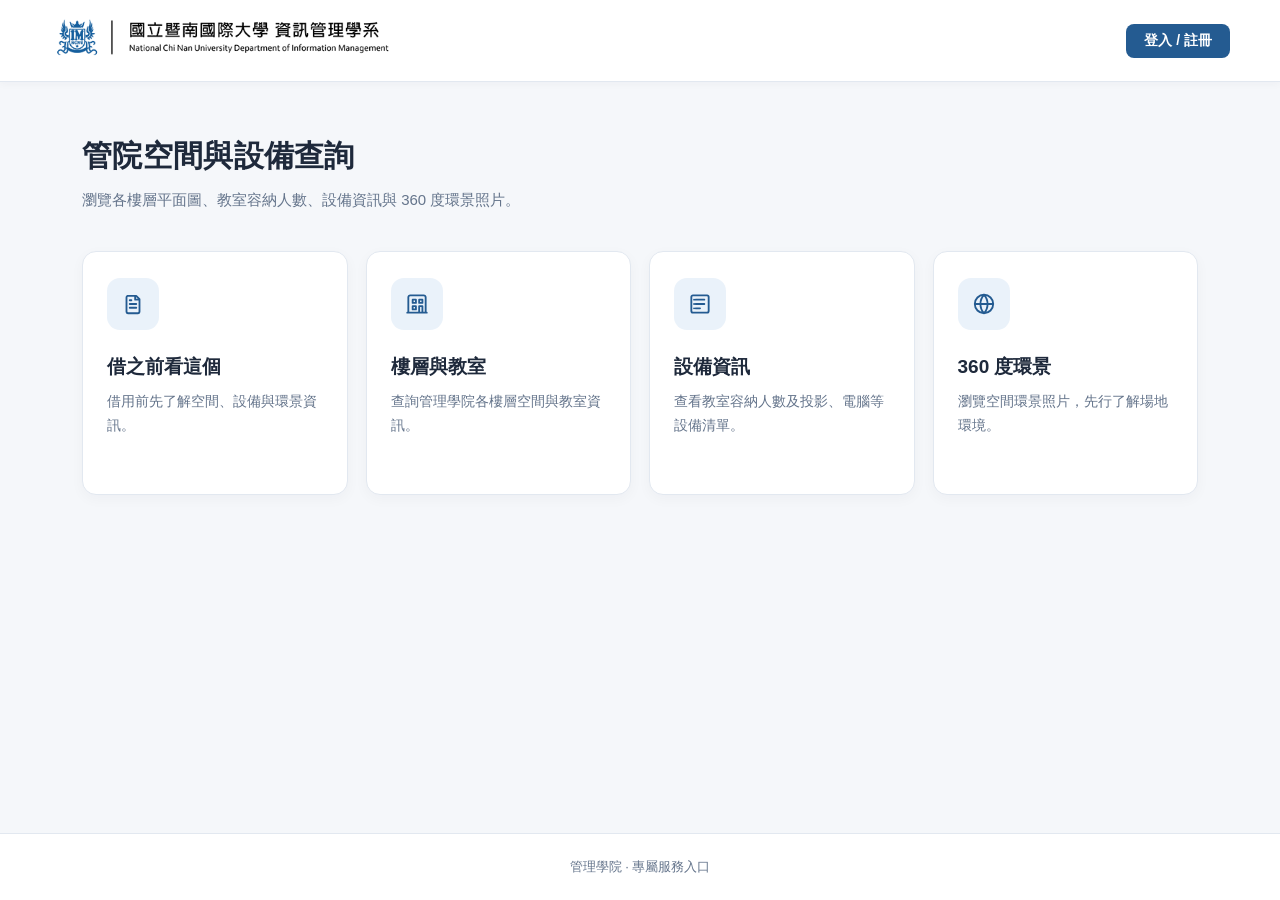
<file: frontend/searchings.html>
<!DOCTYPE html>
<html lang="zh-TW">
<head>
    <meta charset="UTF-8">
    <meta name="viewport" content="width=device-width, initial-scale=1.0">
    <title>管院空間與設備查詢 - 管院小幫手</title>
    <link rel="stylesheet" href="style.css">
</head>
<body class="spatial-dashboard">
    <nav class="navbar">
        <a href="index.html" class="brand"><img src="photoes/1.png" alt="管院小幫手" class="brand-logo"></a>
        <div class="nav-right" id="nav-auth-area"></div>
    </nav>

    <main class="container">
        <div class="header-text">
            <h1>管院空間與設備查詢</h1>
            <p>瀏覽各樓層平面圖、教室容納人數、設備資訊與 360 度環景照片。</p>
        </div>

        <section class="grid" aria-label="空間導覽功能">
            <article class="card">
                <div class="spatial-card-content">
                    <div class="spatial-card-heading">
                        <span class="spatial-icon" aria-hidden="true">
                            <svg viewBox="0 0 24 24" fill="none">
                                <path d="M7 4.5h8l3 3V19a1.5 1.5 0 0 1-1.5 1.5h-9A1.5 1.5 0 0 1 6 19V6a1.5 1.5 0 0 1 1-1.5ZM14 4.5V8h4M9 12h6M9 15.5h6M9 8.5h1.5" />
                            </svg>
                        </span>
                    </div>
                    <h2>借之前看這個</h2>
                    <p>借用前先了解空間、設備與環景資訊。</p>
                </div>
            </article>
            <article class="card">
                <div class="spatial-card-content">
                    <div class="spatial-card-heading">
                        <span class="spatial-icon" aria-hidden="true">
                            <svg viewBox="0 0 24 24" fill="none">
                                <path d="M4 20V5.8a1.8 1.8 0 0 1 1.8-1.8h12.4A1.8 1.8 0 0 1 20 5.8V20M3 20h18M8 8h3v3H8zM14 8h3v3h-3zM8 14h3v3H8zM14 14h3v6h-3z" />
                            </svg>
                        </span>
                    </div>
                    <h2>樓層與教室</h2>
                    <p>查詢管理學院各樓層空間與教室資訊。</p>
                </div>
            </article>
            <article class="card">
                <div class="spatial-card-content">
                    <div class="spatial-card-heading">
                        <span class="spatial-icon" aria-hidden="true">
                            <svg viewBox="0 0 24 24" fill="none">
                                <path d="M4 5.5A1.5 1.5 0 0 1 5.5 4h13A1.5 1.5 0 0 1 20 5.5v13a1.5 1.5 0 0 1-1.5 1.5h-13A1.5 1.5 0 0 1 4 18.5v-13ZM8 8h8M8 12h8M8 16h4M6.5 8h.01M6.5 12h.01M6.5 16h.01" />
                            </svg>
                        </span>
                    </div>
                    <h2>設備資訊</h2>
                    <p>查看教室容納人數及投影、電腦等設備清單。</p>
                </div>
            </article>
            <article class="card">
                <div class="spatial-card-content">
                    <div class="spatial-card-heading">
                        <span class="spatial-icon" aria-hidden="true">
                            <svg viewBox="0 0 24 24" fill="none">
                                <path d="M12 3.5a8.5 8.5 0 1 0 0 17 8.5 8.5 0 0 0 0-17ZM3.8 12h16.4M12 3.5c2.2 2.3 3.3 5.1 3.3 8.5s-1.1 6.2-3.3 8.5C9.8 18.2 8.7 15.4 8.7 12s1.1-6.2 3.3-8.5Z" />
                            </svg>
                        </span>
                    </div>
                    <h2>360 度環景</h2>
                    <p>瀏覽空間環景照片，先行了解場地環境。</p>
                </div>
            </article>
        </section>
    </main>

    <footer>管理學院 · 專屬服務入口</footer>

    <script>
        const userData = JSON.parse(localStorage.getItem('user') || 'null');
        const navAuthArea = document.getElementById('nav-auth-area');

        if (userData) {
            const roleName = userData.role || (userData.role_id === 1 ? 'Admin' : userData.role_id === 2 ? 'Teacher' : 'User');
            navAuthArea.innerHTML = `
                <span>您好，<strong>${userData.username}</strong></span>
                <span class="role-badge">${roleName}</span>
                <button class="btn-logout" onclick="logout()">登出</button>
            `;
        } else {
            navAuthArea.innerHTML = `
                <a href="login.html" class="btn-nav">登入 / 註冊</a>
            `;
        }

        function logout() {
            localStorage.removeItem('user');
            window.location.reload();
        }
    </script>
</body>
</html>
</file>
<file: frontend/style.css>
/* ==========================================
   管院小幫手 - 全站共用莫蘭迪灰藍主題樣式
   ========================================== */
:root {
    --color-primary: #738493;      /* 深岩灰藍：主按鈕、品牌色 */
    --color-primary-dark: #5c6b78; /* 深岩灰藍（深）：按鈕 Hover */
    --color-secondary: #8a9eab;    /* 莫蘭迪灰藍：次要按鈕、表頭 */
    --color-mid: #a6b2ba;          /* 中淺灰藍：標籤、Focus 邊框 */
    --color-mist-blue: #b8c2ca;    /* 淺霧霾藍：背景漸層、徽章底色 */
    --color-sage-grey: #cad1ce;    /* 霧灰綠：分隔線、邊框、背景漸層 */

    --bg-surface: #ffffff;
    --text-main: #333d45;          /* 與灰藍色系協調的深炭灰文字 */
    --text-muted: #64727d;
    --border-light: #dce2e5;
}

* {
    box-sizing: border-box;
    margin: 0;
    padding: 0;
    font-family: "Microsoft JhengHei", "PingFang TC", sans-serif;
}

body {
    background: #ffffff;
    min-height: 100vh;
    display: flex;
    flex-direction: column;
    color: var(--text-main);
}

body.home-page {
    background: #ffffff;
}

body.home-page .card-tag {
    color: #526873;
}

body.home-page .card p {
    color: #53646e;
}

body.home-page footer {
    width: 100%;
    margin: 0;
    padding: 24px;
    background: #ffffff;
    color: #465761;
    font-weight: 600;
    border-top: 1px solid #edf0f1;
    box-shadow: none;
}

.hidden {
    display: none !important;
}

/* ---------- 頂部導覽列 ---------- */
.navbar {
    background: rgba(255, 255, 255, 0.92);
    backdrop-filter: blur(8px);
    padding: 16px 32px;
    border-bottom: 1px solid #edf0f1;
    box-shadow: none;
    display: flex;
    justify-content: space-between;
    align-items: center;
}

.brand {
    display: inline-flex;
    align-items: center;
    font-size: 20px;
    font-weight: bold;
    color: var(--color-primary);
    text-decoration: none;
    letter-spacing: 0.5px;
}

.brand-logo {
    display: block;
    max-width: 400px;
    max-height: 70px;
    width: auto;
    height: auto;
    object-fit: contain;
}

.nav-right {
    display: flex;
    align-items: center;
    gap: 14px;
    font-size: 14px;
    color: var(--text-muted);
}

.role-badge {
    background: #e6ecf0;
    color: var(--color-primary);
    border: 1px solid var(--color-mist-blue);
    padding: 4px 12px;
    border-radius: 999px;
    font-size: 12px;
    font-weight: bold;
}

.btn-nav {
    background: var(--color-primary);
    color: #ffffff;
    border: none;
    padding: 8px 18px;
    border-radius: 8px;
    cursor: pointer;
    font-size: 14px;
    font-weight: bold;
    text-decoration: none;
    transition: background 0.2s;
}

.btn-nav:hover {
    background: var(--color-primary-dark);
}

.btn-logout {
    background: transparent;
    border: 1px solid var(--color-mid);
    padding: 6px 14px;
    border-radius: 8px;
    cursor: pointer;
    color: var(--text-muted);
    font-size: 13px;
    transition: all 0.2s;
}

.btn-logout:hover {
    background: #eef2f4;
    color: var(--color-primary);
    border-color: var(--color-primary);
}

/* ---------- 主版面容器與卡片 ---------- */
.container {
    max-width: 1180px;
    width: 100%;
    margin: 28px auto 48px;
    padding: 0 32px;
    flex: 1;
}

.photo-slider {
    position: relative;
    width: 100%;
    margin-bottom: 32px;
}

.slider-frame {
    width: 100%;
    aspect-ratio: 16 / 7;
    min-height: 260px;
    max-height: 520px;
    overflow: hidden;
    background: #f7f8f8;
    border-radius: 12px;
}

.slider-frame img {
    display: block;
    width: 100%;
    height: 100%;
    object-fit: cover;
    object-position: center 48%;
    transition: opacity 180ms ease, transform 600ms ease;
}

.slider-frame img.is-changing {
    opacity: 0.25;
    transform: scale(1.01);
}

.slider-arrow {
    position: absolute;
    top: 50%;
    width: 42px;
    height: 42px;
    margin-top: -21px;
    border: 1px solid rgba(255, 255, 255, 0.9);
    border-radius: 50%;
    background: rgba(32, 47, 57, 0.72);
    color: #ffffff;
    font-size: 30px;
    line-height: 36px;
    cursor: pointer;
    backdrop-filter: blur(4px);
}

.slider-prev {
    left: 18px;
}

.slider-next {
    right: 18px;
}

.slider-dots {
    position: absolute;
    left: 50%;
    bottom: 14px;
    display: flex;
    gap: 8px;
    transform: translateX(-50%);
}

.slider-dot {
    width: 9px;
    height: 9px;
    padding: 0;
    border: 1px solid rgba(255, 255, 255, 0.95);
    border-radius: 50%;
    background: rgba(32, 47, 57, 0.46);
    cursor: pointer;
    box-shadow: 0 1px 4px rgba(0, 0, 0, 0.18);
}

.slider-dot.active {
    width: 24px;
    border-radius: 999px;
    background: #ffffff;
}

.header-text {
    margin-bottom: 32px;
    padding: 8px 0 20px;
    border: none;
    border-radius: 0;
    background: #ffffff;
    box-shadow: none;
}

.header-text h1 {
    font-size: 28px;
    margin-bottom: 8px;
    color: #26343e;
    text-shadow: 0 1px 0 rgba(255, 255, 255, 0.9);
}

.header-text p {
    color: #465761;
    font-size: 15px;
    font-weight: 600;
}

.grid {
    display: grid;
    grid-template-columns: repeat(auto-fit, minmax(280px, 1fr));
    gap: 28px;
}

.card {
    background: #ffffff;
    border: none;
    border-top: 2px solid #dfe5e8;
    border-radius: 0;
    padding: 24px 4px 8px;
    box-shadow: none;
    display: flex;
    flex-direction: column;
    justify-content: space-between;
    transition: transform 0.2s, box-shadow 0.2s;
}

.card:hover {
    transform: none;
    border-top-color: var(--color-primary);
    box-shadow: none;
}

.card-tag {
    display: inline-block;
    font-size: 12px;
    color: var(--color-secondary);
    font-weight: bold;
    letter-spacing: 0.5px;
    margin-bottom: 8px;
}

.card h2 {
    font-size: 20px;
    margin-bottom: 12px;
    color: var(--text-main);
}

.card p {
    font-size: 14px;
    color: var(--text-muted);
    line-height: 1.65;
    margin-bottom: 24px;
}

/* ---------- 按鈕元件 ---------- */
.btn-enter,
.btn-primary {
    display: block;
    width: 100%;
    text-align: center;
    background: var(--color-primary);
    color: #ffffff;
    border: none;
    padding: 12px 16px;
    border-radius: 10px;
    font-size: 15px;
    font-weight: bold;
    cursor: pointer;
    text-decoration: none;
    transition: background 0.2s;
}

.btn-enter:hover,
.btn-primary:hover {
    background: var(--color-primary-dark);
}

.btn-admin {
    background: var(--color-secondary);
}

.btn-admin:hover {
    background: var(--color-primary);
}

.btn-secondary {
    display: block;
    width: 100%;
    background: #f5f7f8;
    color: var(--text-main);
    border: 1px solid var(--color-sage-grey);
    padding: 12px 16px;
    border-radius: 10px;
    font-size: 15px;
    font-weight: bold;
    cursor: pointer;
    margin-top: 12px;
    transition: all 0.2s;
}

.btn-secondary:hover {
    background: #eaeff1;
    border-color: var(--color-mid);
}

/* ---------- 登入 / 註冊表單卡片 ---------- */
.auth-wrapper {
    flex: 1;
    display: flex;
    justify-content: center;
    align-items: center;
    padding: 24px;
}

.auth-card {
    background: var(--bg-surface);
    border: 1px solid rgba(202, 209, 206, 0.8);
    width: 100%;
    max-width: 420px;
    border-radius: 20px;
    padding: 40px 36px;
    box-shadow: 0 10px 32px rgba(115, 132, 147, 0.12);
}

.auth-card h1 {
    font-size: 26px;
    margin-bottom: 8px;
    color: var(--text-main);
}

.subtitle {
    font-size: 14px;
    color: var(--text-muted);
    margin-bottom: 28px;
    line-height: 1.5;
}

.form-group {
    margin-bottom: 18px;
}

.form-group label {
    display: block;
    font-size: 14px;
    font-weight: bold;
    margin-bottom: 8px;
    color: var(--text-main);
}

.form-group input,
.form-group select,
.form-group textarea {
    width: 100%;
    padding: 12px 14px;
    border: 1px solid var(--color-sage-grey);
    border-radius: 10px;
    font-size: 15px;
    color: var(--text-main);
    background: #fafbfc;
    outline: none;
    transition: border-color 0.2s, box-shadow 0.2s;
}

.form-group input:focus,
.form-group select:focus,
.form-group textarea:focus {
    border-color: var(--color-primary);
    background: #ffffff;
    box-shadow: 0 0 0 3px rgba(166, 178, 186, 0.25);
}

.back-link {
    display: block;
    text-align: center;
    margin-top: 22px;
    font-size: 14px;
    color: var(--color-primary);
    text-decoration: none;
    font-weight: bold;
}

.back-link:hover {
    text-decoration: underline;
}

/* ---------- 共用資料表格樣式（供管理員與三模組使用） ---------- */
.table-box {
    background: var(--bg-surface);
    border-radius: 16px;
    padding: 24px;
    border: 1px solid var(--border-light);
    box-shadow: 0 6px 24px rgba(115, 132, 147, 0.08);
    overflow-x: auto;
}

table {
    width: 100%;
    border-collapse: collapse;
    font-size: 14px;
}

th {
    background: #eef2f4;
    color: var(--color-primary);
    font-weight: bold;
    text-align: left;
    padding: 12px 14px;
    border-bottom: 2px solid var(--color-mist-blue);
}

td {
    padding: 12px 14px;
    border-bottom: 1px solid var(--border-light);
    color: var(--text-main);
}

tr:hover td {
    background: #f8fafb;
}

footer {
    text-align: center;
    padding: 24px;
    color: var(--text-muted);
    font-size: 13px;
}

@media (max-width: 700px) {
    .navbar {
        padding: 12px 16px;
    }

    .brand-logo {
        max-width: 260px;
        max-height: 52px;
    }

    .container {
        margin-top: 18px;
        padding: 0 16px;
    }

    .slider-frame {
        aspect-ratio: 4 / 3;
        min-height: 220px;
        max-height: 380px;
        border-radius: 8px;
    }

    .slider-arrow {
        width: 38px;
        height: 38px;
        margin-top: -19px;
    }

    .slider-prev {
        left: 10px;
    }

    .slider-next {
        right: 10px;
    }

    .header-text h1 {
        font-size: 24px;
    }
}

/* ---------- 空間與設備查詢 Dashboard ---------- */
body.spatial-dashboard {
    background: #f5f7fa;
    color: #1e293b;
}

.spatial-dashboard .navbar {
    min-height: 82px;
    padding: 12px max(24px, calc((100% - 1180px) / 2));
    background: #ffffff;
    border-bottom: 1px solid #e2e8f0;
    box-shadow: 0 2px 8px rgba(30, 41, 59, 0.035);
}

.spatial-dashboard .brand-logo {
    max-width: 340px;
    max-height: 58px;
}

.spatial-dashboard .nav-right {
    gap: 12px;
    color: #64748b;
}

.spatial-dashboard .nav-right strong {
    color: #1e293b;
    font-weight: 600;
}

.spatial-dashboard .role-badge {
    padding: 5px 11px;
    background: #eaf2fa;
    border: 1px solid #d6e5f4;
    color: #245b91;
}

.spatial-dashboard .btn-nav {
    background: #245b91;
    border-radius: 8px;
}

.spatial-dashboard .btn-nav:hover {
    background: #1c4a78;
}

.spatial-dashboard .btn-logout {
    padding: 8px 14px;
    background: #ffffff;
    border-color: #e2e8f0;
    color: #475569;
}

.spatial-dashboard .btn-logout:hover {
    background: #eaf2fa;
    border-color: #b8cde1;
    color: #245b91;
}

.spatial-dashboard .container {
    max-width: 1180px;
    margin-top: 54px;
    margin-bottom: 64px;
}

.spatial-dashboard .header-text {
    margin-bottom: 30px;
    padding: 0 0 8px;
    background: transparent;
}

.spatial-dashboard .header-text h1 {
    margin-bottom: 10px;
    color: #1e293b;
    font-size: 30px;
    font-weight: 700;
    letter-spacing: 0.01em;
    text-shadow: none;
}

.spatial-dashboard .header-text p {
    color: #64748b;
    font-size: 15px;
    font-weight: 400;
    line-height: 1.7;
}

.spatial-dashboard .grid {
    grid-template-columns: repeat(4, minmax(0, 1fr));
    gap: 18px;
}

.spatial-dashboard .card {
    min-height: 244px;
    padding: 26px 24px;
    border: 1px solid #e2e8f0;
    border-radius: 14px;
    background: #ffffff;
    box-shadow: 0 4px 14px rgba(30, 41, 59, 0.035);
    justify-content: flex-start;
    transition: transform 180ms ease, border-color 180ms ease, box-shadow 180ms ease;
}

.spatial-dashboard .card:hover {
    transform: translateY(-5px);
    border-color: #000000;
    background: #000000;
    box-shadow: 0 12px 26px rgba(15, 23, 42, 0.18);
}

.spatial-dashboard .card:hover h2 {
    color: #ffffff;
}

.spatial-dashboard .card:hover p {
    color: #e2e8f0;
}

.spatial-dashboard .card:hover .spatial-icon {
    background: #1e293b;
    color: #ffffff;
}

.spatial-dashboard .card:hover .spatial-card-index {
    color: #cbd5e1;
}

.spatial-card-heading {
    display: flex;
    align-items: center;
    justify-content: space-between;
    margin-bottom: 24px;
}

.spatial-icon {
    display: inline-flex;
    width: 52px;
    height: 52px;
    align-items: center;
    justify-content: center;
    border-radius: 13px;
    background: #eaf2fa;
    color: #245b91;
}

.spatial-icon svg {
    width: 26px;
    height: 26px;
    stroke: currentColor;
    stroke-width: 1.7;
    stroke-linecap: round;
    stroke-linejoin: round;
}

.spatial-card-index {
    color: #94a3b8;
    font-size: 13px;
    font-weight: 600;
    letter-spacing: 0.08em;
}

.spatial-dashboard .card h2 {
    margin-bottom: 9px;
    color: #1e293b;
    font-size: 19px;
    font-weight: 650;
}

.spatial-dashboard .card p {
    margin-bottom: 0;
    color: #64748b;
    font-size: 14px;
    line-height: 1.75;
}

.spatial-dashboard footer {
    border-top: 1px solid #e2e8f0;
    background: #ffffff;
    color: #64748b;
}

@media (max-width: 800px) {
    .spatial-dashboard .navbar {
        padding: 12px 24px;
    }

    .spatial-dashboard .grid {
        grid-template-columns: repeat(2, minmax(0, 1fr));
        gap: 16px;
    }
}

@media (max-width: 560px) {
    .spatial-dashboard .navbar {
        min-height: 0;
        align-items: flex-start;
        gap: 12px;
        flex-direction: column;
    }

    .spatial-dashboard .brand-logo {
        max-width: 250px;
        max-height: 46px;
    }

    .spatial-dashboard .nav-right {
        width: 100%;
        flex-wrap: wrap;
        gap: 8px;
        font-size: 13px;
    }

    .spatial-dashboard .container {
        margin-top: 32px;
        margin-bottom: 40px;
    }

    .spatial-dashboard .header-text h1 {
        font-size: 25px;
    }

    .spatial-dashboard .grid {
        grid-template-columns: 1fr;
        gap: 14px;
    }

    .spatial-dashboard .card {
        min-height: 0;
        padding: 22px;
    }

    .spatial-card-heading {
        margin-bottom: 18px;
    }
}

@media (prefers-reduced-motion: reduce) {
    .spatial-dashboard .card {
        transition: none;
    }

    .spatial-dashboard .card:hover {
        transform: none;
    }
}
</file>
